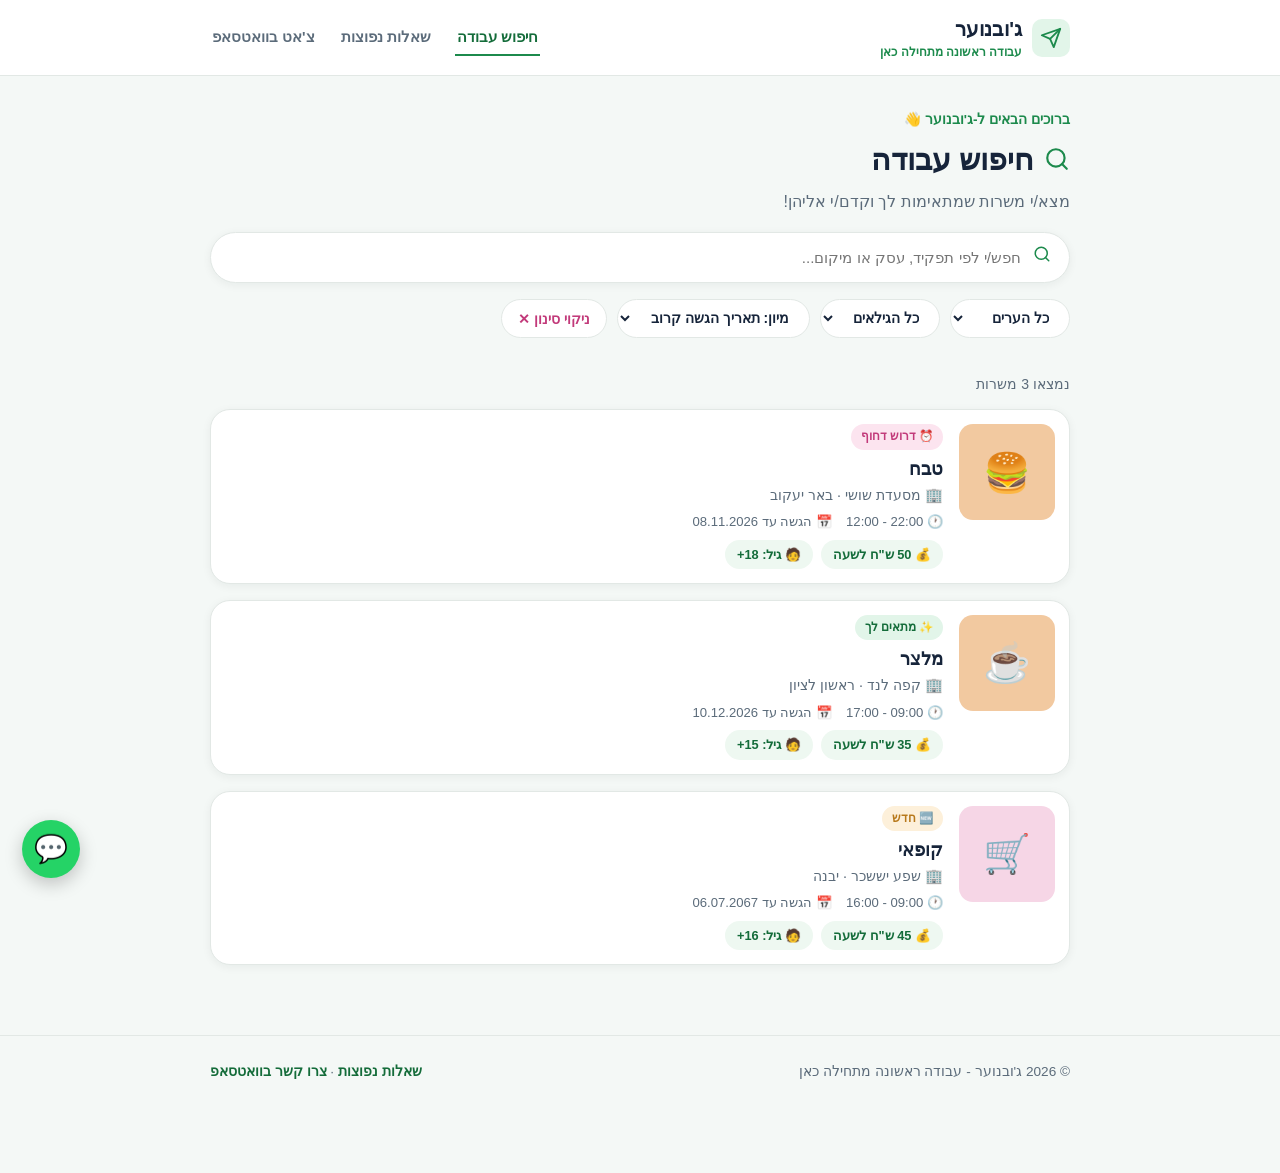
<file: index.html>
<!DOCTYPE html>
<html lang="he" dir="rtl">
<head>
<meta charset="UTF-8" />
<meta name="viewport" content="width=device-width, initial-scale=1.0" />
<title>ג'ובנוער - עבודה ראשונה מתחילה כאן</title>
<meta name="description" content="ג'ובנוער - אתר עבודות זמניות וקצרות טווח לבני נוער. חפשו משרה, הגישו מועמדות וקבלו את העבודה הראשונה שלכם." />
<link rel="icon" href="data:image/svg+xml,<svg xmlns=%22http://www.w3.org/2000/svg%22 viewBox=%220 0 24 24%22><text y=%2220%22 font-size=%2220%22>🚀</text></svg>" />
<link rel="stylesheet" href="css/style.css" />
</head>
<body>

<header class="site-header">
  <div class="container header-row">
    <a href="index.html" class="brand">
      <div class="brand-icon">
        <svg width="22" height="22" viewBox="0 0 24 24" fill="none" stroke="currentColor" stroke-width="2" stroke-linecap="round" stroke-linejoin="round"><line x1="22" y1="2" x2="11" y2="13"></line><polygon points="22 2 15 22 11 13 2 9 22 2"></polygon></svg>
      </div>
      <div class="brand-text">
        <h1>ג'ובנוער</h1>
        <p>עבודה ראשונה מתחילה כאן</p>
      </div>
    </a>
    <button class="nav-toggle" aria-label="תפריט">☰</button>
    <nav class="main-nav">
      <a href="index.html" class="active">חיפוש עבודה</a>
      <a href="faq.html">שאלות נפוצות</a>
      <a href="#" class="wa-general-link" target="_blank" rel="noopener">צ'אט בוואטסאפ</a>
    </nav>
  </div>
</header>

<main class="container">
  <section class="page-hero">
    <p class="eyebrow">ברוכים הבאים ל-ג'ובנוער 👋</p>
    <h2>
      <svg width="26" height="26" viewBox="0 0 24 24" fill="none" stroke="#1c8a4c" stroke-width="2" stroke-linecap="round" stroke-linejoin="round"><circle cx="11" cy="11" r="8"></circle><line x1="21" y1="21" x2="16.65" y2="16.65"></line></svg>
      חיפוש עבודה
    </h2>
    <p>מצא/י משרות שמתאימות לך וקדם/י אליהן!</p>

    <div class="search-box">
      <span class="icon">
        <svg width="18" height="18" viewBox="0 0 24 24" fill="none" stroke="currentColor" stroke-width="2" stroke-linecap="round" stroke-linejoin="round"><circle cx="11" cy="11" r="8"></circle><line x1="21" y1="21" x2="16.65" y2="16.65"></line></svg>
      </span>
      <input type="text" id="searchInput" placeholder="חפש/י לפי תפקיד, עסק או מיקום..." />
    </div>

    <div class="filters-row">
      <select class="filter-select" id="cityFilter">
        <option value="">כל הערים</option>
      </select>
      <select class="filter-select" id="ageFilter">
        <option value="">כל הגילאים</option>
        <option value="14">גיל 14+</option>
        <option value="15">גיל 15+</option>
        <option value="16">גיל 16+</option>
        <option value="17">גיל 17+</option>
      </select>
      <select class="filter-select" id="sortFilter">
        <option value="deadline">מיון: תאריך הגשה קרוב</option>
        <option value="salary">מיון: שכר גבוה</option>
        <option value="az">מיון: לפי א-ב</option>
      </select>
      <button class="filter-reset" id="resetFilters">ניקוי סינון ✕</button>
    </div>
  </section>

  <p class="results-count" id="resultsCount"></p>
  <div class="job-list" id="jobList"></div>
  <div class="empty-state" id="emptyState" style="display:none;">
    <div class="emoji">🔍</div>
    <p>לא נמצאו משרות התואמות את החיפוש שלך.<br/>נסו לשנות את הסינון או את מילות החיפוש.</p>
  </div>
</main>

<footer class="site-footer">
  <div class="container footer-row">
    <span>© 2026 ג'ובנוער - עבודה ראשונה מתחילה כאן</span>
    <span><a href="faq.html">שאלות נפוצות</a> · <a href="#" class="wa-general-link" target="_blank" rel="noopener">צרו קשר בוואטסאפ</a></span>
  </div>
</footer>

<script src="js/jobs.js"></script>
<script src="js/main.js"></script>
<script>
  const jobList = document.getElementById("jobList");
  const resultsCount = document.getElementById("resultsCount");
  const emptyState = document.getElementById("emptyState");
  const searchInput = document.getElementById("searchInput");
  const cityFilter = document.getElementById("cityFilter");
  const ageFilter = document.getElementById("ageFilter");
  const sortFilter = document.getElementById("sortFilter");
  const resetBtn = document.getElementById("resetFilters");

  // אכלוס רשימת ערים דינמית מתוך נתוני המשרות
  const cities = [...new Set(JOBS.map((j) => j.city))].sort();
  cities.forEach((c) => {
    const opt = document.createElement("option");
    opt.value = c;
    opt.textContent = c;
    cityFilter.appendChild(opt);
  });

  function parseDeadline(d) {
    const [day, month, year] = d.split(".").map(Number);
    return new Date(year, month - 1, day).getTime();
  }

  function jobCardHTML(job) {
    return `
      <a class="job-card" href="job.html?id=${job.id}">
        <div class="job-tile" style="background:${job.tileColor}">${job.icon}</div>
        <div class="job-card-body">
          ${renderBadges(job.badges)}
          <h3>${job.title}</h3>
          <p class="business-line">🏢 ${job.business} · ${job.city}</p>
          <div class="meta-row">
            <span>🕐 ${job.hoursFrom} - ${job.hoursTo}</span>
            <span>📅 הגשה עד ${job.deadline}</span>
          </div>
          <div class="pill-row">
            <span class="pill">💰 ${job.salary} ש"ח לשעה</span>
            <span class="pill">🧑 גיל: ${job.minAge}+</span>
          </div>
        </div>
      </a>`;
  }

  function render() {
    const q = searchInput.value.trim().toLowerCase();
    const city = cityFilter.value;
    const age = ageFilter.value ? Number(ageFilter.value) : null;
    const sort = sortFilter.value;

    let list = JOBS.filter((job) => {
      const matchesQuery =
        !q ||
        job.title.toLowerCase().includes(q) ||
        job.business.toLowerCase().includes(q) ||
        job.city.toLowerCase().includes(q) ||
        job.businessType.toLowerCase().includes(q);
      const matchesCity = !city || job.city === city;
      const matchesAge = !age || job.minAge <= age;
      return matchesQuery && matchesCity && matchesAge;
    });

    if (sort === "deadline") {
      list.sort((a, b) => parseDeadline(a.deadline) - parseDeadline(b.deadline));
    } else if (sort === "salary") {
      list.sort((a, b) => b.salary - a.salary);
    } else if (sort === "az") {
      list.sort((a, b) => a.title.localeCompare(b.title, "he"));
    }

    resultsCount.textContent = list.length
      ? `נמצאו ${list.length} משרות`
      : "";
    jobList.innerHTML = list.map(jobCardHTML).join("");
    emptyState.style.display = list.length ? "none" : "block";
  }

  [searchInput, cityFilter, ageFilter, sortFilter].forEach((el) =>
    el.addEventListener("input", render)
  );
  resetBtn.addEventListener("click", () => {
    searchInput.value = "";
    cityFilter.value = "";
    ageFilter.value = "";
    sortFilter.value = "deadline";
    render();
  });

  render();
</script>
</body>
</html>
</file>
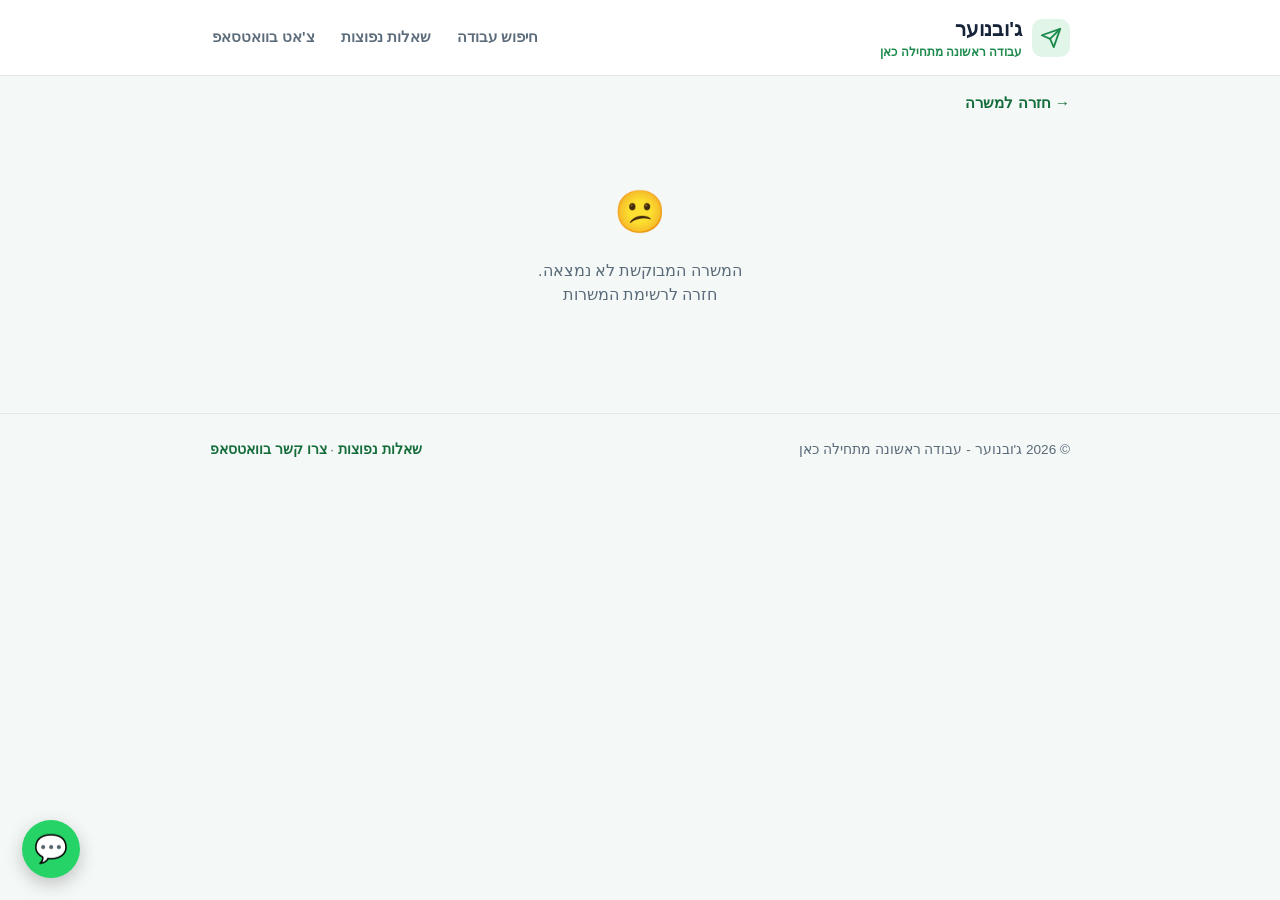
<file: apply.html>
<!DOCTYPE html>
<html lang="he" dir="rtl">
<head>
<meta charset="UTF-8" />
<meta name="viewport" content="width=device-width, initial-scale=1.0" />
<title>הגשת מועמדות - ג'ובנוער</title>
<link rel="icon" href="data:image/svg+xml,<svg xmlns=%22http://www.w3.org/2000/svg%22 viewBox=%220 0 24 24%22><text y=%2220%22 font-size=%2220%22>🚀</text></svg>" />
<link rel="stylesheet" href="css/style.css" />
</head>
<body>

<header class="site-header">
  <div class="container header-row">
    <a href="index.html" class="brand">
      <div class="brand-icon">
        <svg width="22" height="22" viewBox="0 0 24 24" fill="none" stroke="currentColor" stroke-width="2" stroke-linecap="round" stroke-linejoin="round"><line x1="22" y1="2" x2="11" y2="13"></line><polygon points="22 2 15 22 11 13 2 9 22 2"></polygon></svg>
      </div>
      <div class="brand-text">
        <h1>ג'ובנוער</h1>
        <p>עבודה ראשונה מתחילה כאן</p>
      </div>
    </a>
    <button class="nav-toggle" aria-label="תפריט">☰</button>
    <nav class="main-nav">
      <a href="index.html">חיפוש עבודה</a>
      <a href="faq.html">שאלות נפוצות</a>
      <a href="#" class="wa-general-link" target="_blank" rel="noopener">צ'אט בוואטסאפ</a>
    </nav>
  </div>
</header>

<main class="container">
  <a href="#" id="backLink" class="back-link">→ חזרה למשרה</a>

  <div id="applyWrap">
    <section class="page-hero" style="padding-top:10px;">
      <h2>🚀 הגשת מועמדות</h2>
      <p id="jobSubtitle">מלא/י את הפרטים שלך, ונשלח אותם למעסיק בוואטסאפ.</p>
    </section>

    <div class="info-tip">
      💡 <span>המידע שתמלא/י כאן יישלח ישירות למעסיק דרך WhatsApp. אנחנו לא שומרים שום מידע בשרת - הטופס נשמר אוטומטית תוך כדי מילוי רק בדפדפן שלך במחשב הזה, כך שגם אם תצא/י מהעמוד באמצע ותחזור/י (לאותה משרה או למשרה אחרת), לא תצטרך/י למלא הכל מחדש. <a href="#" id="clearSavedLink">נקה/י את הפרטים השמורים</a>.</span>
    </div>
    <p class="draft-note" id="prefillNote" style="display:none;">✅ מילאנו עבורך את הפרטים שמילאת בפעם הקודמת - אפשר לערוך אותם לפני השליחה.</p>

    <form id="applyForm">
      <div class="form-card">
        <h3>🙋 פרטים אישיים</h3>
        <div class="two-col">
          <div class="field">
            <label for="fullName">שם מלא</label>
            <input type="text" id="fullName" required placeholder="לדוגמה: נועם לוי" />
          </div>
          <div class="field">
            <label for="age">גיל</label>
            <input type="number" id="age" min="14" max="18" required placeholder="16" />
          </div>
        </div>
        <div class="two-col">
          <div class="field">
            <label for="phone">טלפון נייד</label>
            <input type="tel" id="phone" required placeholder="050-1234567" />
          </div>
          <div class="field">
            <label for="city">עיר מגורים</label>
            <input type="text" id="city" required placeholder="לדוגמה: ראשון לציון" />
          </div>
        </div>
        <div class="field">
          <label for="email">אימייל <span class="hint">(אופציונלי)</span></label>
          <input type="email" id="email" placeholder="name@example.com" />
        </div>
      </div>

      <div class="form-card">
        <h3>✍️ על עצמי</h3>
        <div class="field">
          <label for="about">ספר/י קצת על עצמך <span class="hint">(אופציונלי)</span></label>
          <textarea id="about" placeholder="לדוגמה: אני תלמיד/ה כיתה י', אוהב/ת לעבוד בצוות ומחפש/ת עבודה ראשונה..."></textarea>
        </div>
      </div>

      <div class="form-card">
        <h3>💼 ניסיון קודם</h3>
        <p style="color:var(--gray-600); font-size:0.9rem; margin-top:-6px;">האם עבדת פעם בעבר?</p>
        <div class="radio-cards">
          <label class="radio-card">
            <input type="radio" name="experience" value="כן" />
            <span class="emoji">✅</span> כן, עבדתי פעם
          </label>
          <label class="radio-card">
            <input type="radio" name="experience" value="לא" checked />
            <span class="emoji">🙅</span> אין לי ניסיון קודם
          </label>
        </div>
        <div class="field" style="margin-top:14px;">
          <label for="experienceDetails">פרטים נוספים <span class="hint">(אופציונלי)</span></label>
          <input type="text" id="experienceDetails" placeholder="לדוגמה: עבדתי בעבר בבקטה, שירות לקוחות, בייביסיטר..." />
        </div>
      </div>

      <div class="form-card">
        <h3>🕐 זמינות</h3>
        <p style="color:var(--gray-600); font-size:0.9rem; margin-top:-6px;">באילו ימים את/ה יכול/ה לעבוד?</p>
        <div class="day-grid" id="dayGrid">
          <label class="day-chip"><input type="checkbox" value="א'" /> א'</label>
          <label class="day-chip"><input type="checkbox" value="ב'" /> ב'</label>
          <label class="day-chip"><input type="checkbox" value="ג'" /> ג'</label>
          <label class="day-chip"><input type="checkbox" value="ד'" /> ד'</label>
          <label class="day-chip"><input type="checkbox" value="ה'" /> ה'</label>
          <label class="day-chip"><input type="checkbox" value="ו'" /> ו'</label>
          <label class="day-chip"><input type="checkbox" value="שבת" /> שבת</label>
        </div>
        <div class="field" style="margin-top:14px;">
          <label for="hoursAvail">שעות זמינות <span class="hint">(אופציונלי)</span></label>
          <input type="text" id="hoursAvail" placeholder="לדוגמה: 16:00-20:00" />
        </div>
      </div>

      <button type="submit" class="btn btn-primary btn-lg btn-block">
        🚀 שליחת מועמדות בוואטסאפ
      </button>
    </form>
  </div>

  <div class="success-card" id="successCard" style="display:none;">
    <div class="emoji">🎉</div>
    <h2>המועמדות שלך מוכנה!</h2>
    <p>פתחנו עבורך שיחת WhatsApp עם כל הפרטים - פשוט לוחצים "שליחה" בתוך וואטסאפ כדי להשלים את הגשת המועמדות למעסיק.</p>
    <a href="index.html" class="btn btn-outline">חזרה לרשימת המשרות</a>
  </div>
</main>

<footer class="site-footer">
  <div class="container footer-row">
    <span>© 2026 ג'ובנוער - עבודה ראשונה מתחילה כאן</span>
    <span><a href="faq.html">שאלות נפוצות</a> · <a href="#" class="wa-general-link" target="_blank" rel="noopener">צרו קשר בוואטסאפ</a></span>
  </div>
</footer>

<script src="js/jobs.js"></script>
<script src="js/main.js"></script>
<script>
  const PROFILE_KEY = "jobnoar_applicant_profile";

  function loadSavedProfile() {
    try {
      return JSON.parse(localStorage.getItem(PROFILE_KEY) || "null");
    } catch (e) {
      return null;
    }
  }

  function saveProfile(profile) {
    try {
      localStorage.setItem(PROFILE_KEY, JSON.stringify(profile));
    } catch (e) {}
  }

  function fillFormFromProfile(profile) {
    if (!profile) return;
    document.getElementById("fullName").value = profile.fullName || "";
    document.getElementById("age").value = profile.age || "";
    document.getElementById("phone").value = profile.phone || "";
    document.getElementById("city").value = profile.city || "";
    document.getElementById("email").value = profile.email || "";
    document.getElementById("about").value = profile.about || "";
    document.getElementById("experienceDetails").value = profile.experienceDetails || "";
    document.getElementById("hoursAvail").value = profile.hoursAvail || "";
    if (profile.experience) {
      const radio = document.querySelector(`input[name="experience"][value="${profile.experience}"]`);
      if (radio) radio.checked = true;
    }
    if (profile.days && profile.days.length) {
      document.querySelectorAll("#dayGrid input").forEach((el) => {
        el.checked = profile.days.includes(el.value);
      });
    }
    document.getElementById("prefillNote").style.display = "block";
  }

  function readFormAsProfile() {
    return {
      fullName: document.getElementById("fullName").value.trim(),
      age: document.getElementById("age").value.trim(),
      phone: document.getElementById("phone").value.trim(),
      city: document.getElementById("city").value.trim(),
      email: document.getElementById("email").value.trim(),
      about: document.getElementById("about").value.trim(),
      experience: document.querySelector('input[name="experience"]:checked')?.value || "",
      experienceDetails: document.getElementById("experienceDetails").value.trim(),
      days: [...document.querySelectorAll("#dayGrid input:checked")].map((el) => el.value),
      hoursAvail: document.getElementById("hoursAvail").value.trim()
    };
  }

  function autosave() {
    saveProfile(readFormAsProfile());
  }

  document.getElementById("clearSavedLink").addEventListener("click", (e) => {
    e.preventDefault();
    localStorage.removeItem(PROFILE_KEY);
    document.getElementById("applyForm").reset();
    document.getElementById("prefillNote").style.display = "none";
    alert("הפרטים השמורים נמחקו מהדפדפן הזה.");
  });

  const id = qs("id");
  const job = JOBS.find((j) => j.id === id);
  const backLink = document.getElementById("backLink");

  if (!job) {
    document.getElementById("applyWrap").innerHTML = `
      <div class="empty-state">
        <div class="emoji">😕</div>
        <p>המשרה המבוקשת לא נמצאה.<br/><a href="index.html">חזרה לרשימת המשרות</a></p>
      </div>`;
    backLink.href = "index.html";
  } else {
    document.title = `הגשת מועמדות - ${job.title} | ג'ובנוער`;
    backLink.href = `job.html?id=${job.id}`;
    document.getElementById("jobSubtitle").textContent =
      `הגשת מועמדות למשרת "${job.title}" ב-${job.business}, ${job.city}`;

    fillFormFromProfile(loadSavedProfile());

    const applyFormEl = document.getElementById("applyForm");
    applyFormEl.addEventListener("input", autosave);
    applyFormEl.addEventListener("change", autosave);
    // רשת ביטחון: שמירה גם ממש לפני יציאה/סגירה של הדף
    window.addEventListener("pagehide", autosave);
    window.addEventListener("beforeunload", autosave);

    applyFormEl.addEventListener("submit", (e) => {
      e.preventDefault();

      const profile = readFormAsProfile();
      const { fullName, age, phone, city, email, about, experience, experienceDetails, days, hoursAvail } = profile;

      saveProfile(profile);

      let msg = `שלום, אני מעוניין/ת להגיש מועמדות למשרת "${job.title}" ב-${job.business} (דרך ג'ובנוער) 🚀\n\n`;
      msg += `👤 שם: ${fullName}\n`;
      msg += `🎂 גיל: ${age}\n`;
      msg += `📞 טלפון: ${phone}\n`;
      msg += `🏙️ עיר מגורים: ${city}\n`;
      if (email) msg += `✉️ אימייל: ${email}\n`;
      if (about) msg += `\n📝 קצת עליי: ${about}\n`;
      msg += `\n💼 ניסיון קודם: ${experience}`;
      if (experienceDetails) msg += ` - ${experienceDetails}`;
      msg += `\n\n🕐 זמינות: ${days.length ? days.join(", ") : "לא צוין"}`;
      if (hoursAvail) msg += ` (${hoursAvail})`;
      msg += `\n\nתודה רבה ומצפה/ה לתשובתך!`;

      window.open(waLink(job.whatsapp, msg), "_blank");

      document.getElementById("applyWrap").style.display = "none";
      backLink.style.display = "none";
      document.getElementById("successCard").style.display = "block";
      window.scrollTo({ top: 0, behavior: "smooth" });
    });
  }
</script>
</body>
</html>
</file>
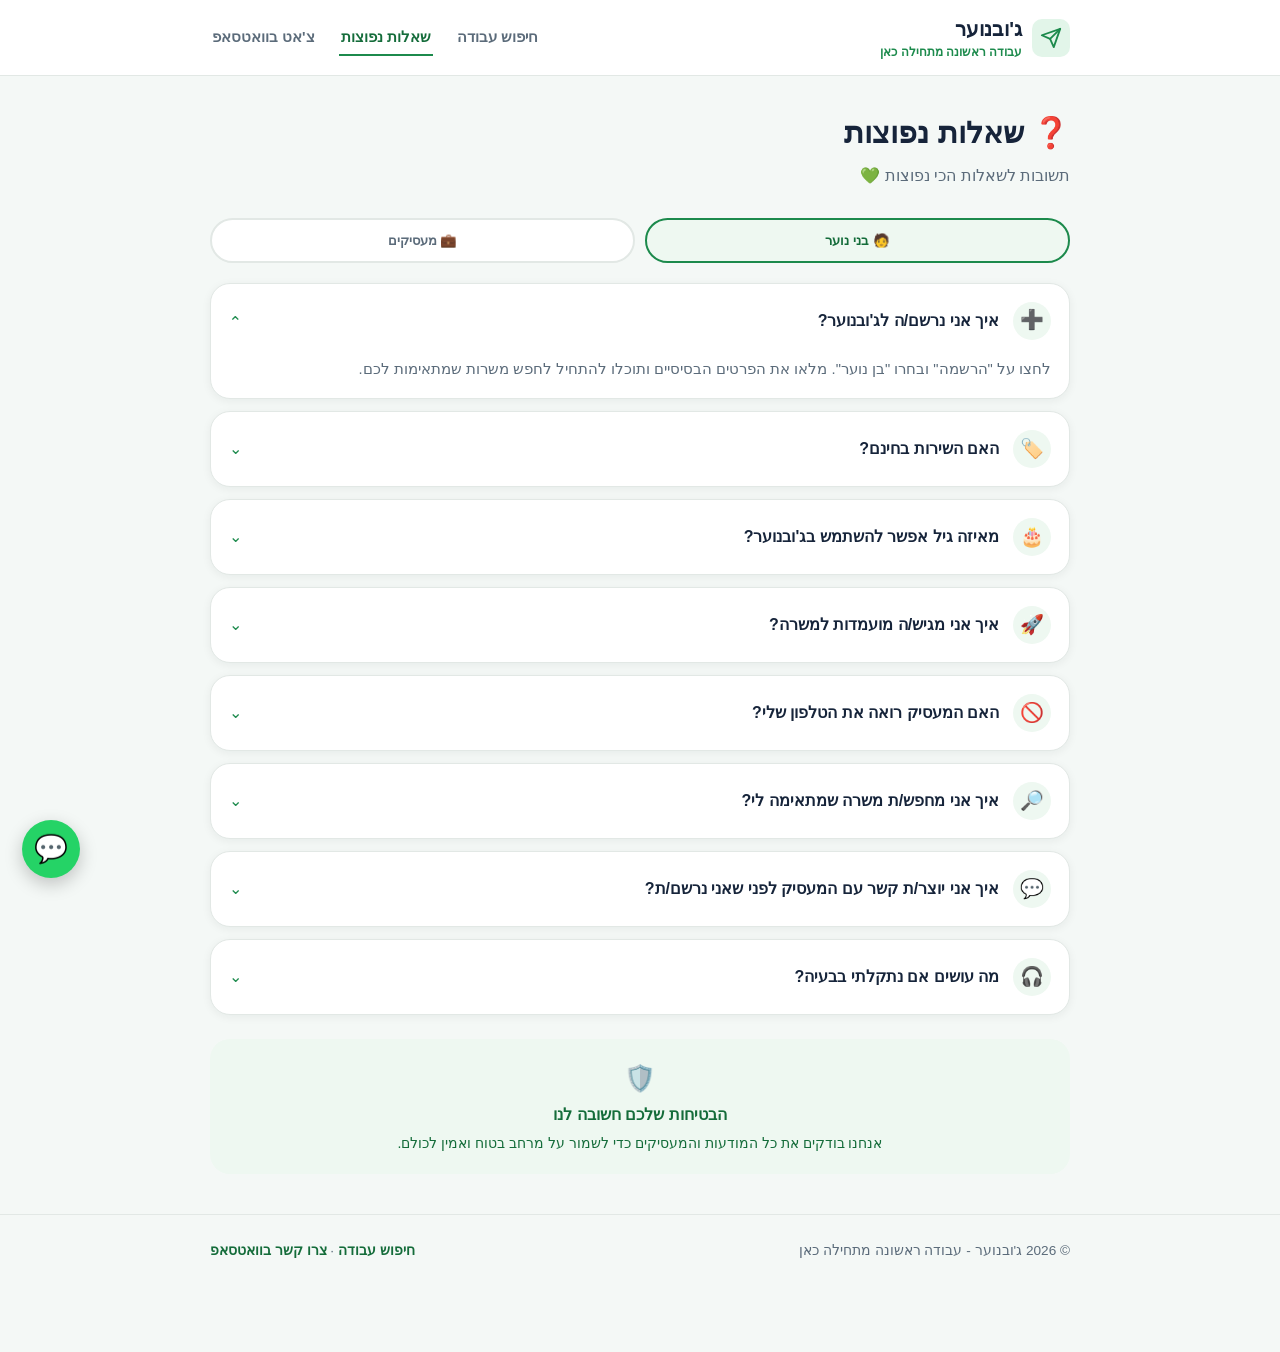
<file: faq.html>
<!DOCTYPE html>
<html lang="he" dir="rtl">
<head>
<meta charset="UTF-8" />
<meta name="viewport" content="width=device-width, initial-scale=1.0" />
<title>שאלות נפוצות - ג'ובנוער</title>
<link rel="icon" href="data:image/svg+xml,<svg xmlns=%22http://www.w3.org/2000/svg%22 viewBox=%220 0 24 24%22><text y=%2220%22 font-size=%2220%22>🚀</text></svg>" />
<link rel="stylesheet" href="css/style.css" />
</head>
<body>

<header class="site-header">
  <div class="container header-row">
    <a href="index.html" class="brand">
      <div class="brand-icon">
        <svg width="22" height="22" viewBox="0 0 24 24" fill="none" stroke="currentColor" stroke-width="2" stroke-linecap="round" stroke-linejoin="round"><line x1="22" y1="2" x2="11" y2="13"></line><polygon points="22 2 15 22 11 13 2 9 22 2"></polygon></svg>
      </div>
      <div class="brand-text">
        <h1>ג'ובנוער</h1>
        <p>עבודה ראשונה מתחילה כאן</p>
      </div>
    </a>
    <button class="nav-toggle" aria-label="תפריט">☰</button>
    <nav class="main-nav">
      <a href="index.html">חיפוש עבודה</a>
      <a href="faq.html" class="active">שאלות נפוצות</a>
      <a href="#" class="wa-general-link" target="_blank" rel="noopener">צ'אט בוואטסאפ</a>
    </nav>
  </div>
</header>

<main class="container">
  <section class="page-hero">
    <h2>❓ שאלות נפוצות</h2>
    <p>תשובות לשאלות הכי נפוצות 💚</p>
  </section>

  <div class="tab-switch">
    <button class="tab-btn active" data-tab="teens">🧑 בני נוער</button>
    <button class="tab-btn" data-tab="employers">💼 מעסיקים</button>
  </div>

  <div id="teens" class="tab-panel"></div>
  <div id="employers" class="tab-panel" style="display:none;"></div>

  <div class="trust-box">
    <div style="font-size:1.6rem;">🛡️</div>
    <div>הבטיחות שלכם חשובה לנו</div>
    <p>אנחנו בודקים את כל המודעות והמעסיקים כדי לשמור על מרחב בטוח ואמין לכולם.</p>
  </div>
</main>

<footer class="site-footer">
  <div class="container footer-row">
    <span>© 2026 ג'ובנוער - עבודה ראשונה מתחילה כאן</span>
    <span><a href="index.html">חיפוש עבודה</a> · <a href="#" class="wa-general-link" target="_blank" rel="noopener">צרו קשר בוואטסאפ</a></span>
  </div>
</footer>

<script src="js/jobs.js"></script>
<script src="js/main.js"></script>
<script>
  const FAQ = {
    teens: [
      {
        icon: "➕",
        q: "איך אני נרשם/ה לג'ובנוער?",
        a: 'לחצו על "הרשמה" ובחרו "בן נוער". מלאו את הפרטים הבסיסיים ותוכלו להתחיל לחפש משרות שמתאימות לכם.'
      },
      {
        icon: "🏷️",
        q: "האם השירות בחינם?",
        a: "כן! ג'ובנוער הוא שירות חינמי לחלוטין לכל בני הנוער."
      },
      {
        icon: "🎂",
        q: "מאיזה גיל אפשר להשתמש בג'ובנוער?",
        a: "הפלטפורמה מיועדת לבני נוער מגיל 14 עד 18."
      },
      {
        icon: "🚀",
        q: "איך אני מגיש/ה מועמדות למשרה?",
        a: 'היכנסו למשרה שמעניינת אתכם ולחצו על "הגשת מועמדות". תמלאו את הפרטים שלכם ונשלח אותם ישירות למעסיק בוואטסאפ.'
      },
      {
        icon: "🚫",
        q: "האם המעסיק רואה את הטלפון שלי?",
        a: "המעסיק רואה רק את הפרטים שבחרתם לשתף בטופס הגשת המועמדות. כל ההתקשרות נעשית ביוזמתכם דרך WhatsApp."
      },
      {
        icon: "🔎",
        q: "איך אני מחפש/ת משרה שמתאימה לי?",
        a: 'בעמוד "חיפוש עבודה" אפשר לחפש לפי תפקיד, עסק או עיר, ולסנן לפי גיל מינימלי ומיקום.'
      },
      {
        icon: "💬",
        q: "איך אני יוצר/ת קשר עם המעסיק לפני שאני נרשם/ת?",
        a: 'בעמוד המשרה יש כפתור "שיחה עם המעסיק" שפותח שיחת WhatsApp ישירה, כדי לשאול שאלות לפני הגשת המועמדות.'
      },
      {
        icon: "🎧",
        q: "מה עושים אם נתקלתי בבעיה?",
        a: "אפשר לפנות אלינו דרך כפתור הוואטסאפ הצף באתר. אנחנו כאן בשבילכם!"
      }
    ],
    employers: [
      {
        icon: "📢",
        q: "איך אני מפרסם/ת משרה חדשה?",
        a: 'בשלב ה-MVP פרסום משרות מתבצע ע"י צוות ג\'ובנוער בלבד. שלחו לנו את פרטי המשרה בוואטסאפ ואנחנו נעלה אותה עבורכם. בקרוב תתאפשר הרשמה עצמאית למעסיקים.'
      },
      {
        icon: "🏷️",
        q: "האם השירות בחינם עבור מעסיקים?",
        a: "כן, בשלב ה-MVP הפרסום חינמי לחלוטין לכל העסקים."
      },
      {
        icon: "📥",
        q: "איך אני מקבל/ת מועמדויות?",
        a: "כל מועמד/ת שמגיש/ה מועמדות למשרה שלכם ישלח/תשלח לכם הודעת WhatsApp עם כל הפרטים הרלוונטיים ישירות."
      },
      {
        icon: "✏️",
        q: "איך אני מעדכן/ת פרטים של משרה קיימת?",
        a: "פנו אלינו בוואטסאפ עם פרטי המשרה והעדכון המבוקש, ונטפל בזה בהקדם."
      },
      {
        icon: "🛡️",
        q: "איך אתם שומרים על אמינות המשרות?",
        a: "אנחנו בודקים ידנית כל משרה ועסק לפני הפרסום, כדי לשמור על סביבה בטוחה ואמינה לבני הנוער."
      }
    ]
  };

  function renderFaq(list, container) {
    container.innerHTML = list
      .map(
        (item, i) => `
      <div class="accordion-item" data-index="${i}">
        <div class="accordion-head">
          <div class="q-icon">${item.icon}</div>
          <h4>${item.q}</h4>
          <span class="chevron">⌄</span>
        </div>
        <div class="accordion-body"><p>${item.a}</p></div>
      </div>`
      )
      .join("");

    container.querySelectorAll(".accordion-item").forEach((el) => {
      el.querySelector(".accordion-head").addEventListener("click", () => {
        el.classList.toggle("open");
      });
    });
  }

  const teensEl = document.getElementById("teens");
  const employersEl = document.getElementById("employers");
  renderFaq(FAQ.teens, teensEl);
  renderFaq(FAQ.employers, employersEl);
  teensEl.querySelector(".accordion-item").classList.add("open");

  document.querySelectorAll(".tab-btn").forEach((btn) => {
    btn.addEventListener("click", () => {
      document.querySelectorAll(".tab-btn").forEach((b) => b.classList.remove("active"));
      btn.classList.add("active");
      const tab = btn.dataset.tab;
      teensEl.style.display = tab === "teens" ? "block" : "none";
      employersEl.style.display = tab === "employers" ? "block" : "none";
    });
  });
</script>
</body>
</html>
</file>
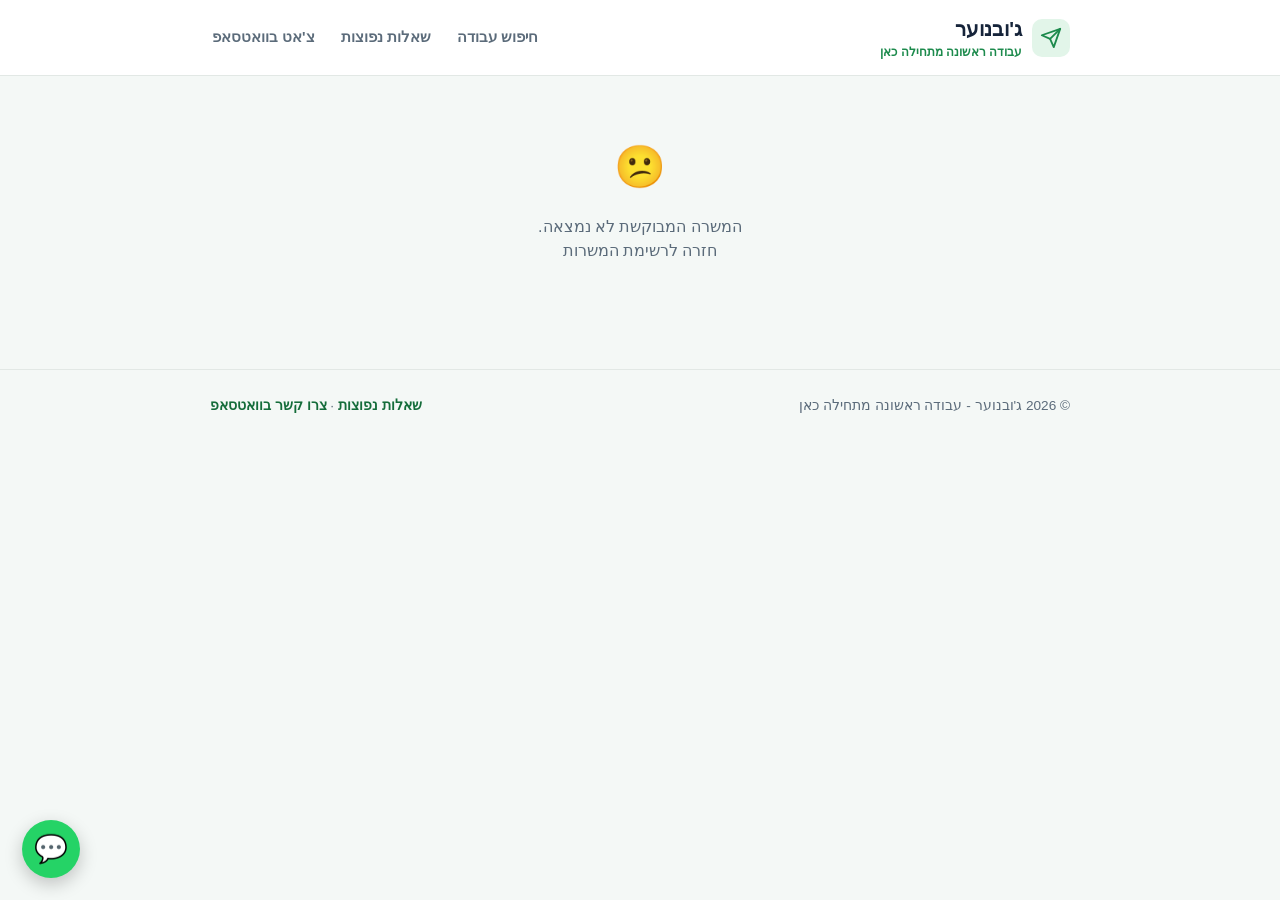
<file: job.html>
<!DOCTYPE html>
<html lang="he" dir="rtl">
<head>
<meta charset="UTF-8" />
<meta name="viewport" content="width=device-width, initial-scale=1.0" />
<title>פרטי משרה - ג'ובנוער</title>
<link rel="icon" href="data:image/svg+xml,<svg xmlns=%22http://www.w3.org/2000/svg%22 viewBox=%220 0 24 24%22><text y=%2220%22 font-size=%2220%22>🚀</text></svg>" />
<link rel="stylesheet" href="css/style.css" />
</head>
<body>

<header class="site-header">
  <div class="container header-row">
    <a href="index.html" class="brand">
      <div class="brand-icon">
        <svg width="22" height="22" viewBox="0 0 24 24" fill="none" stroke="currentColor" stroke-width="2" stroke-linecap="round" stroke-linejoin="round"><line x1="22" y1="2" x2="11" y2="13"></line><polygon points="22 2 15 22 11 13 2 9 22 2"></polygon></svg>
      </div>
      <div class="brand-text">
        <h1>ג'ובנוער</h1>
        <p>עבודה ראשונה מתחילה כאן</p>
      </div>
    </a>
    <button class="nav-toggle" aria-label="תפריט">☰</button>
    <nav class="main-nav">
      <a href="index.html">חיפוש עבודה</a>
      <a href="faq.html">שאלות נפוצות</a>
      <a href="#" class="wa-general-link" target="_blank" rel="noopener">צ'אט בוואטסאפ</a>
    </nav>
  </div>
</header>

<main class="container" id="jobDetail">
  <a href="index.html" class="back-link">→ חזרה לחיפוש</a>
  <!-- התוכן ייטען כאן ע"י JavaScript -->
</main>

<div class="container" id="notFound" style="display:none;">
  <div class="empty-state">
    <div class="emoji">😕</div>
    <p>המשרה המבוקשת לא נמצאה.<br/><a href="index.html">חזרה לרשימת המשרות</a></p>
  </div>
</div>

<footer class="site-footer">
  <div class="container footer-row">
    <span>© 2026 ג'ובנוער - עבודה ראשונה מתחילה כאן</span>
    <span><a href="faq.html">שאלות נפוצות</a> · <a href="#" class="wa-general-link" target="_blank" rel="noopener">צרו קשר בוואטסאפ</a></span>
  </div>
</footer>

<script src="js/jobs.js"></script>
<script src="js/main.js"></script>
<script>
  const id = qs("id");
  const job = JOBS.find((j) => j.id === id);
  const wrap = document.getElementById("jobDetail");

  if (!job) {
    wrap.style.display = "none";
    document.getElementById("notFound").style.display = "block";
  } else {
    document.title = `${job.title} - ${job.business} | ג'ובנוער`;

    const chatText = `שלום, ראיתי את המשרה "${job.title}" ב-${job.business} דרך ג'ובנוער ורציתי לשאול כמה שאלות לפני שאני מגיש/ה מועמדות 🙂`;

    wrap.insertAdjacentHTML("beforeend", `
      <div class="job-hero-tile" style="background:${job.tileColor}">
        ${job.icon}
        ${renderBadges(job.badges)}
      </div>

      <div class="job-title-block">
        <h2>${job.title}</h2>
        <p class="business-line">🏢 ${job.business} · ${job.businessType}</p>
        <p class="location-line">📍 ${job.city}</p>
      </div>

      <div class="stat-grid">
        <div class="stat">
          <div class="icon">🧑</div>
          <div class="label">גיל מתאים</div>
          <div class="value">${job.minAge}+</div>
        </div>
        <div class="stat">
          <div class="icon">💰</div>
          <div class="label">שכר</div>
          <div class="value">${job.salary} ש"ח לשעה</div>
        </div>
        <div class="stat">
          <div class="icon">📅</div>
          <div class="label">הגשה עד</div>
          <div class="value">${job.deadline}</div>
        </div>
        <div class="stat">
          <div class="icon">🕐</div>
          <div class="label">שעות עבודה</div>
          <div class="value">${job.hoursFrom} - ${job.hoursTo}</div>
        </div>
      </div>

      <div class="section-card">
        <h3>📄 תיאור המשרה</h3>
        <p>${job.description}</p>
      </div>

      <div class="note-box">💚 ${job.note}</div>

      <div class="section-card">
        <h3>🗺️ מיקום העסק</h3>
        <p>${job.address}</p>
        <a class="map-link" href="https://www.google.com/maps/search/?api=1&query=${encodeURIComponent(job.address)}" target="_blank" rel="noopener">
          📍 פתיחה במפות גוגל
        </a>
      </div>

      <div class="section-card">
        <h3>🏬 פרטי העסק</h3>
        <p>${job.businessDetails}</p>
      </div>

      <div class="tip-box">
        💡 לפני שמגיעים לפגישה או למשמרת הראשונה, כדאי לתאם שעה מדויקת מול המעסיק.
      </div>

      <div class="action-row">
        <a class="btn btn-outline" href="${waLink(job.whatsapp, chatText)}" target="_blank" rel="noopener">
          💬 שיחה עם המעסיק
        </a>
        <a class="btn btn-primary" href="apply.html?id=${job.id}">
          🚀 הגשת מועמדות
        </a>
      </div>
    `);
  }
</script>
</body>
</html>
</file>
<file: css/style.css>
/* ===================== JobNoar - ג'ובנוער ===================== */

:root{
  --green-900:#0f3d24;
  --green-700:#146c3a;
  --green-600:#1c8a4c;
  --green-500:#22a35c;
  --green-100:#e2f5e9;
  --green-50:#eef8f1;
  --pink-100:#fce4ef;
  --pink-600:#c23a7a;
  --blue-100:#e0eefb;
  --blue-600:#2a6fb0;
  --amber-100:#fdf0da;
  --amber-600:#b8791b;
  --navy-900:#16243a;
  --gray-600:#5b6b7a;
  --gray-400:#8b98a3;
  --gray-100:#eef2f0;
  --bg:#f4f8f6;
  --white:#ffffff;
  --border:#e2e8e5;
  --shadow: 0 2px 10px rgba(20,40,30,0.06);
  --shadow-lg: 0 8px 28px rgba(20,40,30,0.10);
  --radius-lg:20px;
  --radius-md:14px;
  --radius-sm:10px;
  --radius-pill:999px;
}

*{ box-sizing:border-box; }

html{ scroll-behavior:smooth; }

body{
  margin:0;
  font-family:"Segoe UI","Arial Hebrew","Heebo",Arial,sans-serif;
  background:var(--bg);
  color:var(--navy-900);
  direction:rtl;
  text-align:right;
  line-height:1.5;
}

a{ color:inherit; text-decoration:none; }
button{ font-family:inherit; cursor:pointer; }
img{ max-width:100%; display:block; }

.container{
  max-width:900px;
  margin:0 auto;
  padding:0 20px;
}

/* ---------- Header ---------- */
.site-header{
  background:var(--white);
  border-bottom:1px solid var(--border);
  padding:14px 0;
  position:sticky;
  top:0;
  z-index:50;
}
.site-header .header-row{
  display:flex;
  align-items:center;
  justify-content:space-between;
  gap:16px;
}
.brand{
  display:flex;
  align-items:center;
  gap:10px;
}
.brand-icon{
  width:38px; height:38px;
  display:flex; align-items:center; justify-content:center;
  background:var(--green-100);
  border-radius:var(--radius-sm);
  color:var(--green-600);
}
.brand-text h1{
  margin:0;
  font-size:1.25rem;
  color:var(--navy-900);
  font-weight:800;
}
.brand-text p{
  margin:0;
  font-size:0.72rem;
  color:var(--green-600);
  font-weight:600;
}
.main-nav{
  display:flex;
  gap:22px;
  align-items:center;
}
.main-nav a{
  font-size:0.92rem;
  font-weight:600;
  color:var(--gray-600);
  padding:6px 2px;
  border-bottom:2px solid transparent;
  transition:color .15s, border-color .15s;
}
.main-nav a.active, .main-nav a:hover{
  color:var(--green-700);
  border-bottom-color:var(--green-600);
}
.nav-toggle{
  display:none;
  background:none;
  border:none;
  font-size:1.4rem;
  color:var(--navy-900);
}

/* ---------- Buttons ---------- */
.btn{
  display:inline-flex;
  align-items:center;
  justify-content:center;
  gap:8px;
  padding:13px 22px;
  border-radius:var(--radius-pill);
  font-weight:700;
  font-size:0.95rem;
  border:2px solid transparent;
  transition:transform .1s, box-shadow .15s, background .15s;
}
.btn:active{ transform:scale(0.98); }
.btn-primary{
  background:var(--green-600);
  color:var(--white);
  box-shadow:var(--shadow);
}
.btn-primary:hover{ background:var(--green-700); }
.btn-outline{
  background:var(--white);
  color:var(--green-700);
  border-color:var(--green-600);
}
.btn-outline:hover{ background:var(--green-50); }
.btn-block{ width:100%; }
.btn-lg{ padding:16px 24px; font-size:1.02rem; }
.btn[disabled]{ opacity:0.5; cursor:not-allowed; }

/* ---------- Hero / page headers ---------- */
.page-hero{
  padding:34px 0 10px;
}
.page-hero .eyebrow{
  color:var(--green-600);
  font-weight:700;
  font-size:0.85rem;
  margin:0 0 6px;
}
.page-hero h2{
  font-size:1.9rem;
  margin:0 0 8px;
  color:var(--navy-900);
  display:flex;
  align-items:center;
  gap:10px;
}
.page-hero p{
  color:var(--gray-600);
  margin:0;
  font-size:1rem;
}

.back-link{
  display:inline-flex;
  align-items:center;
  gap:6px;
  color:var(--green-700);
  font-weight:700;
  font-size:0.95rem;
  margin:16px 0 6px;
}

/* ---------- Search box ---------- */
.search-box{
  display:flex;
  align-items:center;
  gap:10px;
  background:var(--white);
  border:1px solid var(--border);
  border-radius:var(--radius-pill);
  padding:12px 18px;
  box-shadow:var(--shadow);
  margin-top:18px;
}
.search-box input{
  flex:1;
  border:none;
  outline:none;
  background:transparent;
  font-size:0.95rem;
  color:var(--navy-900);
}
.search-box .icon{ color:var(--green-600); }

.filters-row{
  display:flex;
  flex-wrap:wrap;
  gap:10px;
  margin:16px 0 26px;
}
.filter-select{
  border:1px solid var(--border);
  background:var(--white);
  border-radius:var(--radius-pill);
  padding:10px 16px;
  font-size:0.86rem;
  font-weight:600;
  color:var(--navy-900);
}
.filter-reset{
  border:1px solid var(--border);
  background:var(--white);
  border-radius:var(--radius-pill);
  padding:10px 16px;
  font-size:0.86rem;
  font-weight:700;
  color:var(--pink-600);
}
.results-count{
  color:var(--gray-600);
  font-size:0.88rem;
  margin:0 0 14px;
}

/* ---------- Job cards ---------- */
.job-list{
  display:grid;
  grid-template-columns:1fr;
  gap:16px;
  padding-bottom:40px;
}
.job-card{
  background:var(--white);
  border:1px solid var(--border);
  border-radius:var(--radius-lg);
  overflow:hidden;
  display:flex;
  gap:16px;
  padding:14px;
  box-shadow:var(--shadow);
  transition:box-shadow .15s, transform .15s;
}
.job-card:hover{ box-shadow:var(--shadow-lg); transform:translateY(-2px); }
.job-tile{
  width:96px;
  height:96px;
  min-width:96px;
  border-radius:var(--radius-md);
  display:flex;
  align-items:center;
  justify-content:center;
  font-size:2.4rem;
  position:relative;
}
.job-card-body{ flex:1; min-width:0; }
.job-badges{ display:flex; gap:6px; flex-wrap:wrap; margin-bottom:6px; }
.badge{
  display:inline-flex;
  align-items:center;
  gap:4px;
  font-size:0.72rem;
  font-weight:700;
  padding:4px 10px;
  border-radius:var(--radius-pill);
}
.badge-green{ background:var(--green-100); color:var(--green-700); }
.badge-pink{ background:var(--pink-100); color:var(--pink-600); }
.badge-blue{ background:var(--blue-100); color:var(--blue-600); }
.badge-amber{ background:var(--amber-100); color:var(--amber-600); }

.job-card-body h3{
  margin:0 0 2px;
  font-size:1.12rem;
  color:var(--navy-900);
}
.job-card-body .business-line{
  font-size:0.9rem;
  color:var(--gray-600);
  margin:0 0 6px;
  display:flex;
  align-items:center;
  gap:6px;
}
.meta-row{
  display:flex;
  flex-wrap:wrap;
  gap:4px 14px;
  font-size:0.82rem;
  color:var(--gray-600);
  margin-bottom:8px;
}
.meta-row span{ display:flex; align-items:center; gap:5px; }
.pill-row{ display:flex; gap:8px; flex-wrap:wrap; }
.pill{
  background:var(--green-50);
  color:var(--green-700);
  font-weight:700;
  font-size:0.8rem;
  padding:5px 12px;
  border-radius:var(--radius-pill);
  display:flex;
  align-items:center;
  gap:5px;
}

.empty-state{
  text-align:center;
  padding:60px 20px;
  color:var(--gray-600);
}
.empty-state .emoji{ font-size:2.6rem; margin-bottom:10px; }

/* ---------- Job detail ---------- */
.job-hero-tile{
  width:100%;
  height:220px;
  border-radius:var(--radius-lg);
  display:flex;
  align-items:center;
  justify-content:center;
  font-size:5rem;
  margin:16px 0;
  position:relative;
  box-shadow:var(--shadow);
}
.job-hero-tile .job-badges{ position:absolute; top:14px; right:14px; margin:0; }

.job-title-block{
  background:var(--white);
  border:1px solid var(--border);
  border-radius:var(--radius-lg);
  padding:20px;
  box-shadow:var(--shadow);
  margin-bottom:16px;
}
.job-title-block h2{ margin:0 0 4px; font-size:1.6rem; }
.job-title-block .business-line{
  display:flex; align-items:center; gap:8px;
  color:var(--gray-600); font-size:1rem; margin-bottom:2px;
}
.job-title-block .location-line{
  display:flex; align-items:center; gap:6px;
  color:var(--gray-600); font-size:0.92rem;
}

.stat-grid{
  display:grid;
  grid-template-columns:repeat(4,1fr);
  gap:10px;
  background:var(--white);
  border:1px solid var(--border);
  border-radius:var(--radius-lg);
  padding:20px 10px;
  box-shadow:var(--shadow);
  margin-bottom:16px;
  text-align:center;
}
.stat-grid .stat .icon{ color:var(--green-600); font-size:1.3rem; margin-bottom:6px; }
.stat-grid .stat .label{ font-size:0.78rem; color:var(--gray-600); margin-bottom:2px; }
.stat-grid .stat .value{ font-weight:800; font-size:0.95rem; color:var(--navy-900); }

.section-card{
  background:var(--white);
  border:1px solid var(--border);
  border-radius:var(--radius-lg);
  padding:20px;
  box-shadow:var(--shadow);
  margin-bottom:16px;
}
.section-card h3{
  display:flex; align-items:center; gap:8px;
  margin:0 0 12px;
  font-size:1.05rem;
}
.section-card p{ margin:0; color:var(--navy-900); font-size:0.95rem; }

.note-box{
  background:var(--green-50);
  border-radius:var(--radius-md);
  padding:14px 16px;
  display:flex;
  align-items:center;
  gap:10px;
  color:var(--green-700);
  font-weight:600;
  font-size:0.92rem;
  margin-bottom:16px;
}
.tip-box{
  background:var(--gray-100);
  border-radius:var(--radius-md);
  padding:14px 16px;
  display:flex;
  align-items:center;
  gap:10px;
  color:var(--gray-600);
  font-size:0.88rem;
  margin-bottom:16px;
}
.map-link{
  display:inline-flex; align-items:center; gap:8px;
  margin-top:12px;
  color:var(--green-700); font-weight:700; font-size:0.9rem;
  background:var(--green-50);
  padding:10px 16px;
  border-radius:var(--radius-pill);
}

.action-row{
  display:flex;
  gap:12px;
  position:sticky;
  bottom:0;
  background:linear-gradient(to top, var(--bg) 70%, transparent);
  padding:16px 0 20px;
}
.action-row .btn{ flex:1; }

/* ---------- Form (apply) ---------- */
.form-card{
  background:var(--white);
  border:1px solid var(--border);
  border-radius:var(--radius-lg);
  padding:22px;
  box-shadow:var(--shadow);
  margin-bottom:16px;
}
.form-card h3{
  display:flex; align-items:center; gap:8px;
  margin:0 0 14px;
  font-size:1.1rem;
}
.field{ margin-bottom:16px; }
.field label{
  display:block;
  font-weight:700;
  font-size:0.9rem;
  margin-bottom:6px;
  color:var(--navy-900);
}
.field .hint{ font-weight:400; color:var(--gray-400); font-size:0.8rem; }
.field input[type=text],
.field input[type=tel],
.field input[type=email],
.field input[type=number],
.field textarea{
  width:100%;
  padding:12px 14px;
  border:1px solid var(--border);
  border-radius:var(--radius-sm);
  font-size:0.95rem;
  font-family:inherit;
  color:var(--navy-900);
  background:var(--bg);
}
.field textarea{ resize:vertical; min-height:90px; }
.field input:focus, .field textarea:focus{
  outline:2px solid var(--green-500);
  outline-offset:1px;
  background:var(--white);
}
.two-col{ display:grid; grid-template-columns:1fr 1fr; gap:14px; }

.chip-group{ display:flex; flex-wrap:wrap; gap:8px; }
.chip{
  border:1px solid var(--border);
  background:var(--bg);
  border-radius:var(--radius-pill);
  padding:9px 16px;
  font-size:0.86rem;
  font-weight:600;
  color:var(--navy-900);
  display:flex;
  align-items:center;
  gap:6px;
}
.chip input{ display:none; }
.chip:has(input:checked){
  background:var(--green-100);
  border-color:var(--green-600);
  color:var(--green-700);
}

.radio-cards{ display:grid; grid-template-columns:1fr 1fr; gap:12px; }
.radio-card{
  border:2px solid var(--border);
  border-radius:var(--radius-md);
  padding:18px 10px;
  text-align:center;
  font-weight:700;
  color:var(--navy-900);
  cursor:pointer;
}
.radio-card input{ display:none; }
.radio-card .emoji{ font-size:1.6rem; display:block; margin-bottom:6px; }
.radio-card:has(input:checked){
  border-color:var(--green-600);
  background:var(--green-50);
  color:var(--green-700);
}

.day-grid{ display:flex; flex-wrap:wrap; gap:8px; }
.day-chip{
  border:1px solid var(--border);
  background:var(--bg);
  border-radius:var(--radius-sm);
  padding:10px 6px;
  width:60px;
  text-align:center;
  font-size:0.82rem;
  font-weight:700;
}
.day-chip input{ display:none; }
.day-chip:has(input:checked){
  background:var(--green-600);
  color:var(--white);
  border-color:var(--green-600);
}

.info-tip{
  background:var(--green-50);
  border-radius:var(--radius-md);
  padding:14px 16px;
  font-size:0.85rem;
  color:var(--green-700);
  margin-bottom:16px;
  display:flex;
  gap:10px;
  align-items:flex-start;
}

.success-card{
  background:var(--white);
  border:1px solid var(--border);
  border-radius:var(--radius-lg);
  padding:40px 26px;
  text-align:center;
  box-shadow:var(--shadow);
}
.success-card .emoji{ font-size:3rem; margin-bottom:10px; }
.success-card h2{ margin:0 0 8px; }
.success-card p{ color:var(--gray-600); margin:0 0 22px; }

/* ---------- FAQ ---------- */
.tab-switch{
  display:flex;
  gap:10px;
  margin:20px 0;
}
.tab-btn{
  flex:1;
  padding:13px;
  border-radius:var(--radius-pill);
  border:2px solid var(--border);
  background:var(--white);
  font-weight:700;
  color:var(--gray-600);
  display:flex;
  align-items:center;
  justify-content:center;
  gap:8px;
}
.tab-btn.active{
  border-color:var(--green-600);
  color:var(--green-700);
  background:var(--green-50);
}

.accordion-item{
  background:var(--white);
  border:1px solid var(--border);
  border-radius:var(--radius-lg);
  margin-bottom:12px;
  box-shadow:var(--shadow);
  overflow:hidden;
}
.accordion-head{
  display:flex;
  align-items:center;
  justify-content:space-between;
  gap:14px;
  padding:18px 18px;
  cursor:pointer;
}
.accordion-head .q-icon{
  width:38px; height:38px; min-width:38px;
  border-radius:50%;
  background:var(--green-50);
  color:var(--green-600);
  display:flex; align-items:center; justify-content:center;
  font-size:1.2rem;
}
.accordion-head h4{ margin:0; font-size:1rem; flex:1; }
.chevron{ transition:transform .2s; color:var(--green-600); }
.accordion-item.open .chevron{ transform:rotate(180deg); }
.accordion-body{
  max-height:0;
  overflow:hidden;
  transition:max-height .25s ease;
  padding:0 18px;
}
.accordion-item.open .accordion-body{
  max-height:300px;
  padding:0 18px 18px 62px;
}
.accordion-body p{ margin:0; color:var(--gray-600); font-size:0.92rem; }

.trust-box{
  background:var(--green-50);
  border-radius:var(--radius-lg);
  padding:20px;
  text-align:center;
  color:var(--green-700);
  font-weight:700;
  margin:24px 0 40px;
  display:flex;
  flex-direction:column;
  align-items:center;
  gap:6px;
}
.trust-box p{ font-weight:400; color:var(--green-700); font-size:0.88rem; margin:0; }

/* ---------- WhatsApp floating button ---------- */
.wa-float{
  position:fixed;
  bottom:22px;
  left:22px;
  background:#25D366;
  color:var(--white);
  width:58px; height:58px;
  border-radius:50%;
  display:flex; align-items:center; justify-content:center;
  box-shadow:0 6px 18px rgba(0,0,0,0.22);
  font-size:1.7rem;
  z-index:60;
  transition:transform .15s;
}
.wa-float:hover{ transform:scale(1.07); }

/* ---------- Footer ---------- */
.site-footer{
  border-top:1px solid var(--border);
  margin-top:30px;
  padding:26px 0 90px;
  color:var(--gray-600);
  font-size:0.85rem;
}
.site-footer .footer-row{
  display:flex;
  justify-content:space-between;
  align-items:center;
  flex-wrap:wrap;
  gap:10px;
}
.site-footer a{ color:var(--green-700); font-weight:600; }

/* ---------- Responsive ---------- */
@media (max-width:720px){
  .main-nav{
    position:fixed;
    top:0; right:0; bottom:0;
    background:var(--white);
    flex-direction:column;
    align-items:flex-start;
    padding:80px 26px 26px;
    width:230px;
    box-shadow:-8px 0 24px rgba(0,0,0,0.12);
    transform:translateX(100%);
    transition:transform .2s;
    gap:20px;
  }
  .main-nav.open{ transform:translateX(0); }
  .nav-toggle{ display:block; }
  .stat-grid{ grid-template-columns:repeat(2,1fr); }
  .two-col{ grid-template-columns:1fr; }
  .radio-cards{ grid-template-columns:1fr 1fr; }
  .job-card{ flex-direction:column; }
  .job-tile{ width:100%; height:140px; }
}

@media (max-width:420px){
  .page-hero h2{ font-size:1.5rem; }
}
</file>
